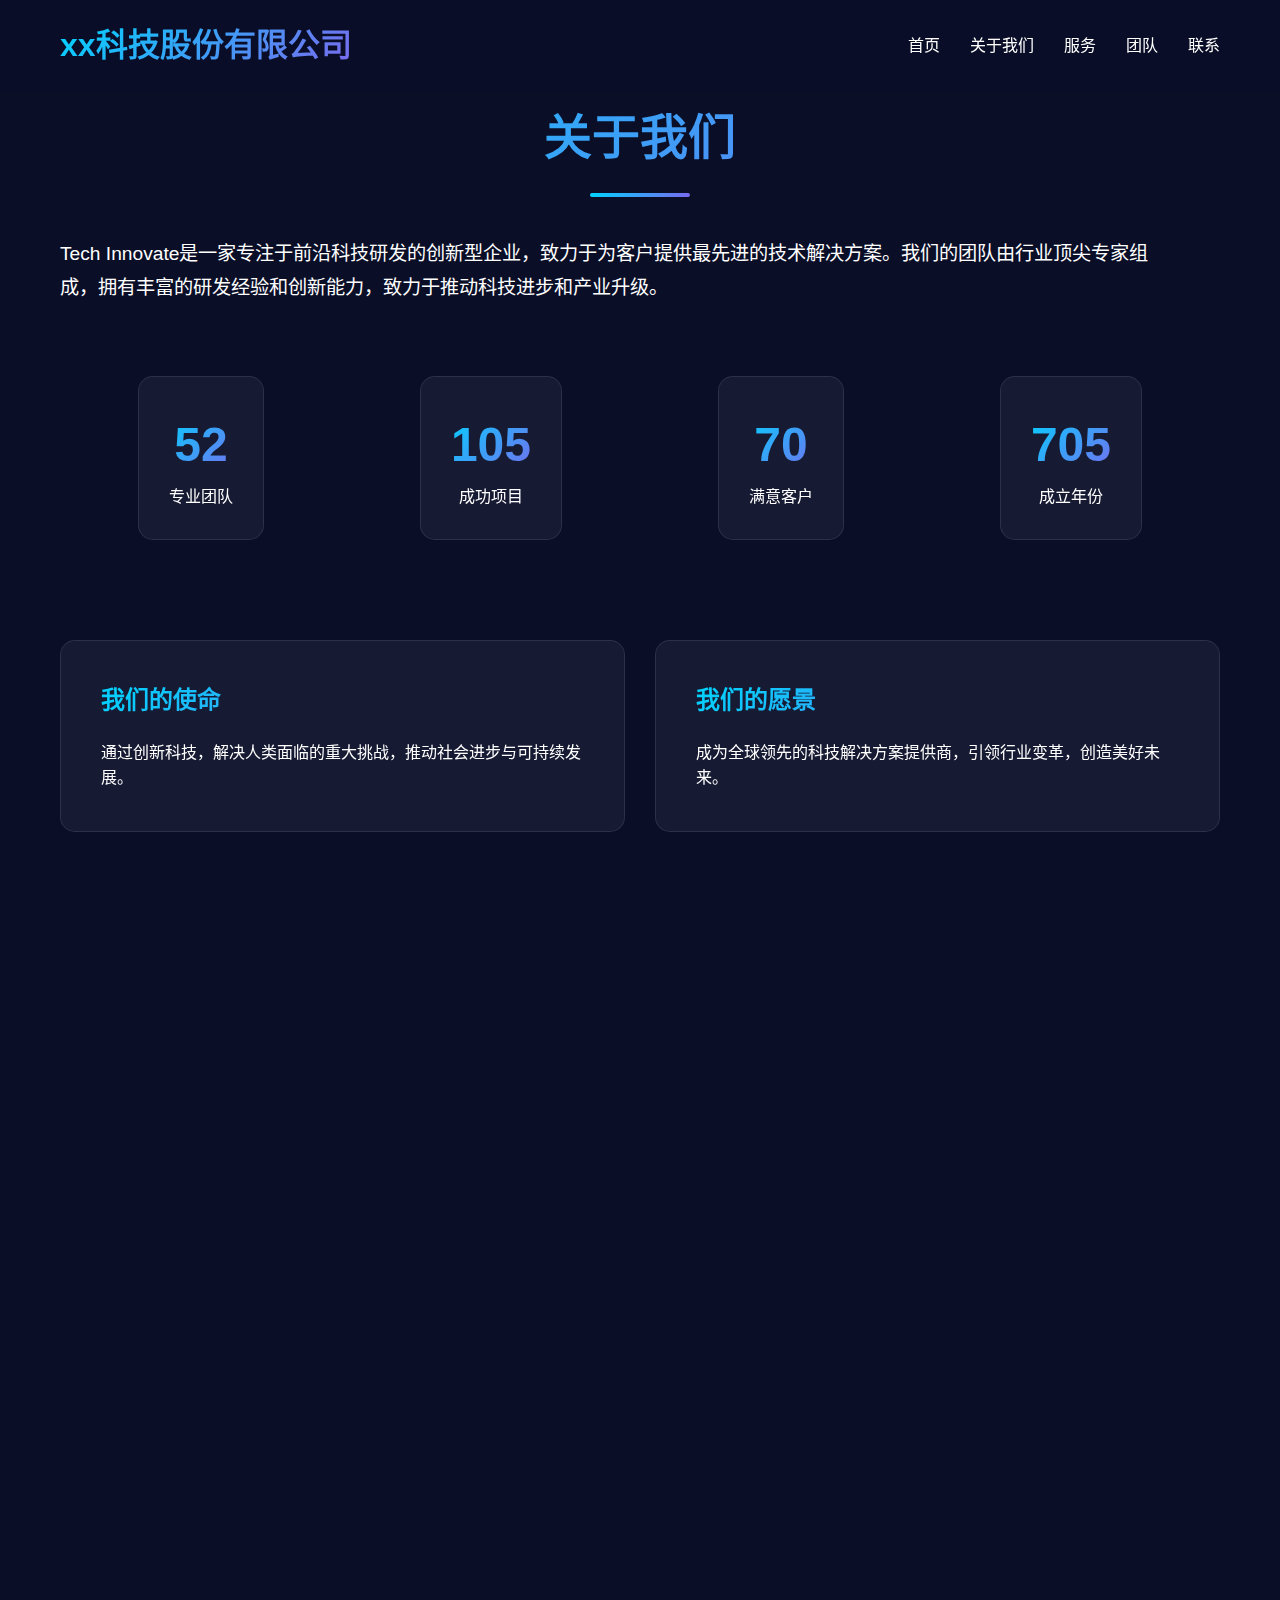
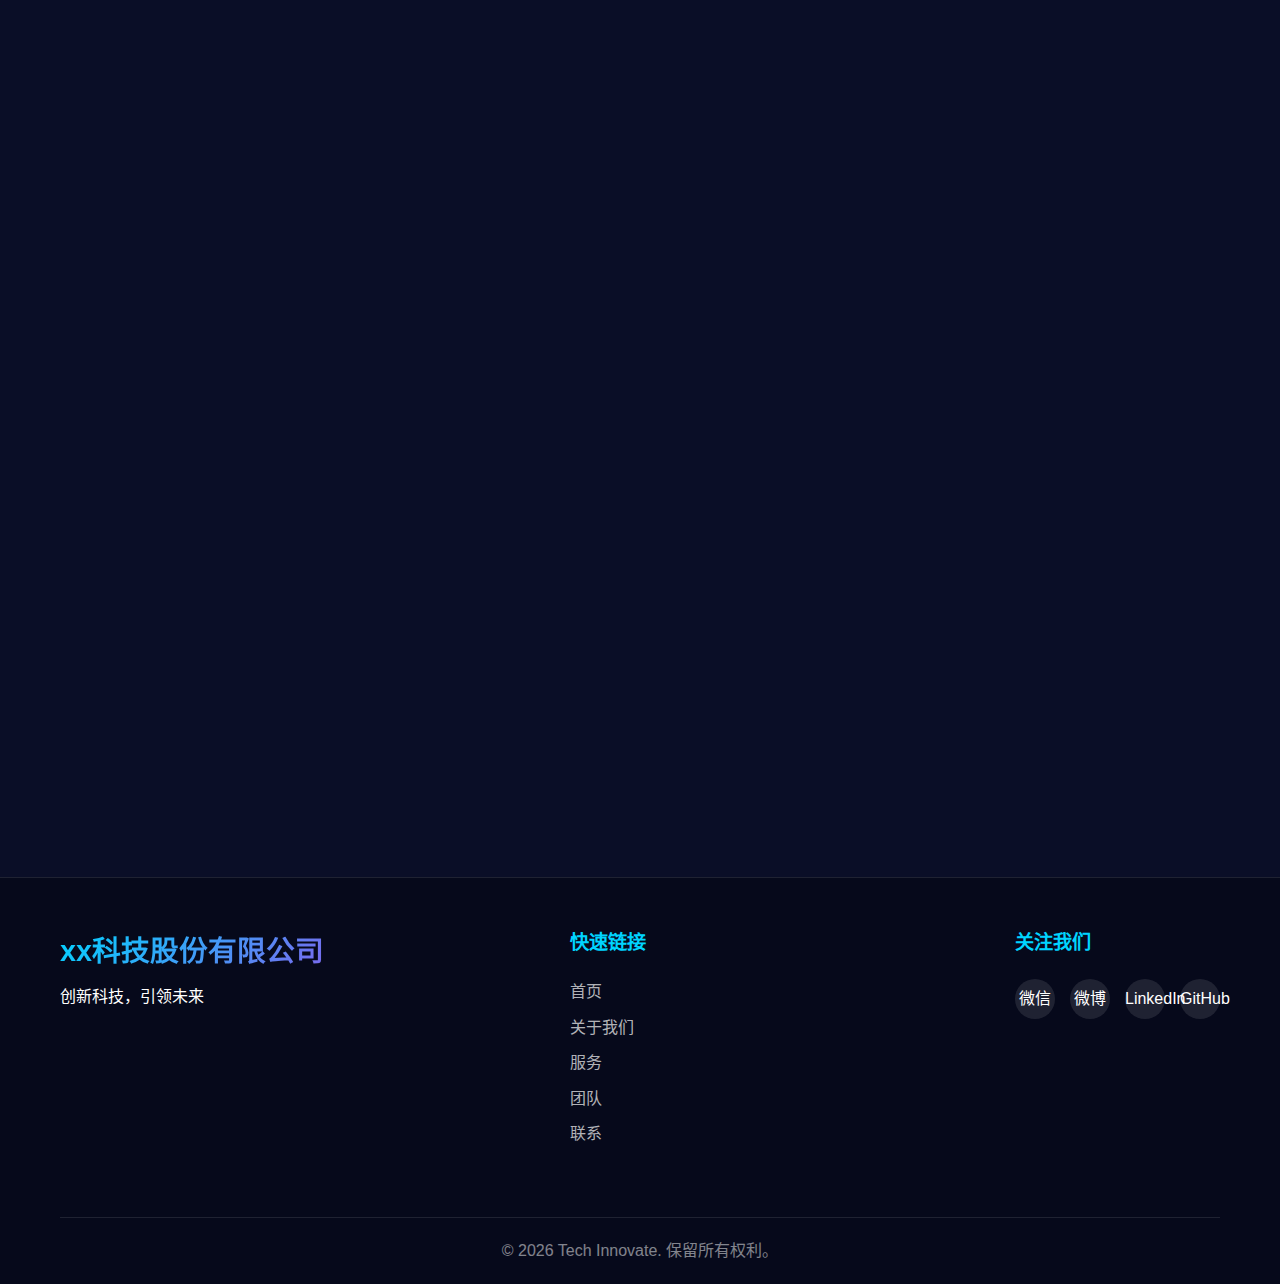
<file: about.html>
<!DOCTYPE html>
<html lang="zh-CN">
<head>
    <meta charset="UTF-8">
    <meta name="viewport" content="width=device-width, initial-scale=1.0">
    <title>关于我们 - Tech Innovate</title>
    <link rel="stylesheet" href="css/styles.css">
    <script src="https://code.jquery.com/jquery-3.6.0.min.js"></script>
    <script src="js/main.js"></script>
</head>
<body>
    <!-- 导航栏 -->
    <nav class="navbar">
        <div class="container">
            <div class="logo">
                <h1 id="companyName">Tech Innovate</h1>
            </div>
            <ul class="nav-links">
                <li><a href="index.html">首页</a></li>
                <li><a href="about.html">关于我们</a></li>
                <li><a href="services.html">服务</a></li>
                <li><a href="team.html">团队</a></li>
                <li><a href="contact.html">联系</a></li>
            </ul>
        </div>
    </nav>

    <!-- 关于我们 -->
    <section id="about" class="about">
        <div class="container">
            <h2 class="section-title">关于我们</h2>
            <div class="about-content">
                <div class="about-text">
                    <p id="companyDescription">Tech Innovate是一家专注于前沿科技研发的创新型企业，致力于为客户提供最先进的技术解决方案。我们的团队由行业顶尖专家组成，拥有丰富的研发经验和创新能力。</p>
                </div>
                <div class="about-stats">
                    <div class="stat-item">
                        <span id="employeeCount" class="stat-number">0</span>
                        <p>专业团队</p>
                    </div>
                    <div class="stat-item">
                        <span id="projectCount" class="stat-number">0</span>
                        <p>成功项目</p>
                    </div>
                    <div class="stat-item">
                        <span id="clientCount" class="stat-number">0</span>
                        <p>满意客户</p>
                    </div>
                    <div class="stat-item">
                        <span id="yearEstablished" class="stat-number">0</span>
                        <p>成立年份</p>
                    </div>
                </div>
            </div>
            
            <!-- 使命愿景 -->
            <div class="about-mission-vision">
                <div class="mission">
                    <h3>我们的使命</h3>
                    <p id="companyMission">通过创新科技，解决人类面临的重大挑战，推动社会进步与可持续发展。</p>
                </div>
                <div class="vision">
                    <h3>我们的愿景</h3>
                    <p id="companyVision">成为全球领先的科技解决方案提供商，引领行业变革，创造美好未来。</p>
                </div>
            </div>
            
            <!-- 核心价值观 -->
            <div class="about-values">
                <h3>核心价值观</h3>
                <div class="values-grid" id="valuesGrid">
                    <!-- 核心价值观内容将通过JavaScript动态加载 -->
                </div>
            </div>
            
            <!-- 发展历程 -->
            <div class="about-history">
                <h3>发展历程</h3>
                <div class="timeline" id="timeline">
                    <!-- 发展历程内容将通过JavaScript动态加载 -->
                </div>
            </div>
            
            <!-- 成就 -->
            <div class="about-achievements">
                <h3>我们的成就</h3>
                <div class="achievements-list" id="achievementsList">
                    <!-- 成就内容将通过JavaScript动态加载 -->
                </div>
            </div>
        </div>
    </section>

    <!-- 页脚 -->
    <footer class="footer">
        <div class="container">
            <div class="footer-content">
                <div class="footer-logo">
                    <h3 id="footerCompanyName">Tech Innovate</h3>
                    <p id="footerDescription">创新科技，引领未来</p>
                </div>
                <div class="footer-links">
                    <h4>快速链接</h4>
                    <ul>
                        <li><a href="index.html">首页</a></li>
                        <li><a href="about.html">关于我们</a></li>
                        <li><a href="services.html">服务</a></li>
                        <li><a href="team.html">团队</a></li>
                        <li><a href="contact.html">联系</a></li>
                    </ul>
                </div>
                <div class="footer-social">
                    <h4>关注我们</h4>
                    <div class="social-icons">
                        <a href="#" class="social-icon">微信</a>
                        <a href="#" class="social-icon">微博</a>
                        <a href="#" class="social-icon">LinkedIn</a>
                        <a href="#" class="social-icon">GitHub</a>
                    </div>
                </div>
            </div>
            <div class="footer-bottom">
                <p>&copy; <span id="currentYear"></span> Tech Innovate. 保留所有权利。</p>
            </div>
        </div>
    </footer>
</body>
</html>
</file>
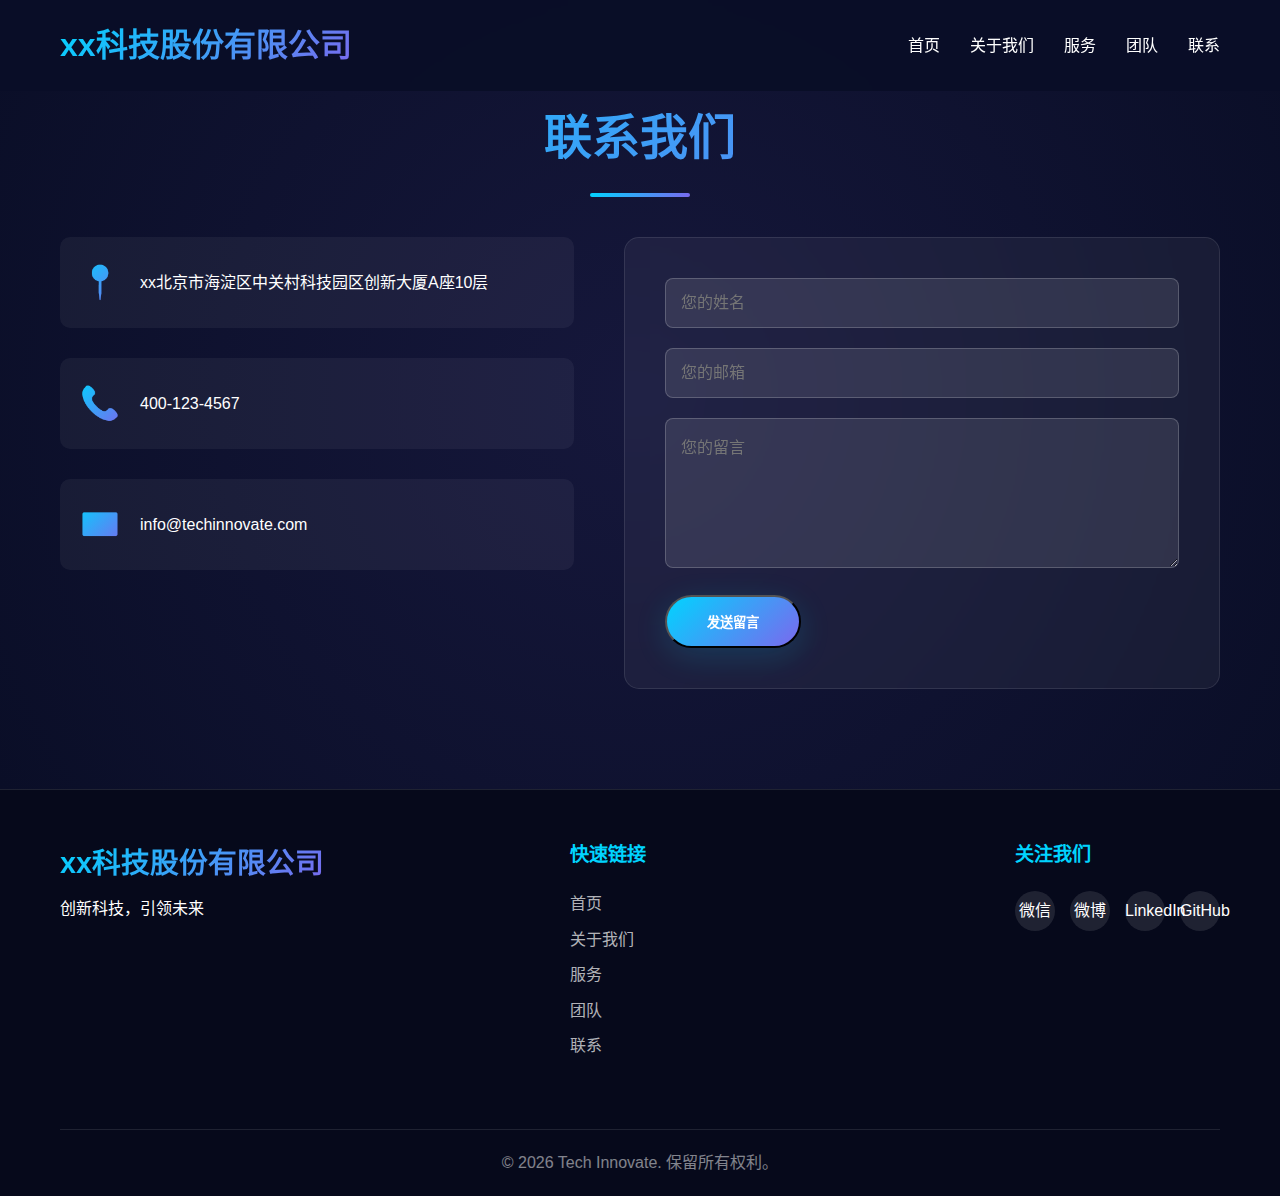
<file: contact.html>
<!DOCTYPE html>
<html lang="zh-CN">
<head>
    <meta charset="UTF-8">
    <meta name="viewport" content="width=device-width, initial-scale=1.0">
    <title>联系我们 - Tech Innovate</title>
    <link rel="stylesheet" href="css/styles.css">
    <script src="https://code.jquery.com/jquery-3.6.0.min.js"></script>
    <script src="js/main.js"></script>
</head>
<body>
    <!-- 导航栏 -->
    <nav class="navbar">
        <div class="container">
            <div class="logo">
                <h1 id="companyName">Tech Innovate</h1>
            </div>
            <ul class="nav-links">
                <li><a href="index.html">首页</a></li>
                <li><a href="about.html">关于我们</a></li>
                <li><a href="services.html">服务</a></li>
                <li><a href="team.html">团队</a></li>
                <li><a href="contact.html">联系</a></li>
            </ul>
        </div>
    </nav>

    <!-- 联系我们 -->
    <section id="contact" class="contact">
        <div class="container">
            <h2 class="section-title">联系我们</h2>
            <div class="contact-content">
                <div class="contact-info">
                    <div class="contact-item">
                        <span class="icon">📍</span>
                        <p id="companyAddress">北京市海淀区科技园区</p>
                    </div>
                    <div class="contact-item">
                        <span class="icon">📞</span>
                        <p id="companyPhone">400-123-4567</p>
                    </div>
                    <div class="contact-item">
                        <span class="icon">📧</span>
                        <p id="companyEmail">info@techinnovate.com</p>
                    </div>
                </div>
                <form class="contact-form">
                    <input type="text" placeholder="您的姓名" required>
                    <input type="email" placeholder="您的邮箱" required>
                    <textarea placeholder="您的留言" rows="5" required></textarea>
                    <button type="submit" class="btn btn-primary">发送留言</button>
                </form>
            </div>
        </div>
    </section>

    <!-- 页脚 -->
    <footer class="footer">
        <div class="container">
            <div class="footer-content">
                <div class="footer-logo">
                    <h3 id="footerCompanyName">Tech Innovate</h3>
                    <p id="footerDescription">创新科技，引领未来</p>
                </div>
                <div class="footer-links">
                    <h4>快速链接</h4>
                    <ul>
                        <li><a href="index.html">首页</a></li>
                        <li><a href="about.html">关于我们</a></li>
                        <li><a href="services.html">服务</a></li>
                        <li><a href="team.html">团队</a></li>
                        <li><a href="contact.html">联系</a></li>
                    </ul>
                </div>
                <div class="footer-social">
                    <h4>关注我们</h4>
                    <div class="social-icons">
                        <a href="#" class="social-icon">微信</a>
                        <a href="#" class="social-icon">微博</a>
                        <a href="#" class="social-icon">LinkedIn</a>
                        <a href="#" class="social-icon">GitHub</a>
                    </div>
                </div>
            </div>
            <div class="footer-bottom">
                <p>&copy; <span id="currentYear"></span> Tech Innovate. 保留所有权利。</p>
            </div>
        </div>
    </footer>
</body>
</html>
</file>
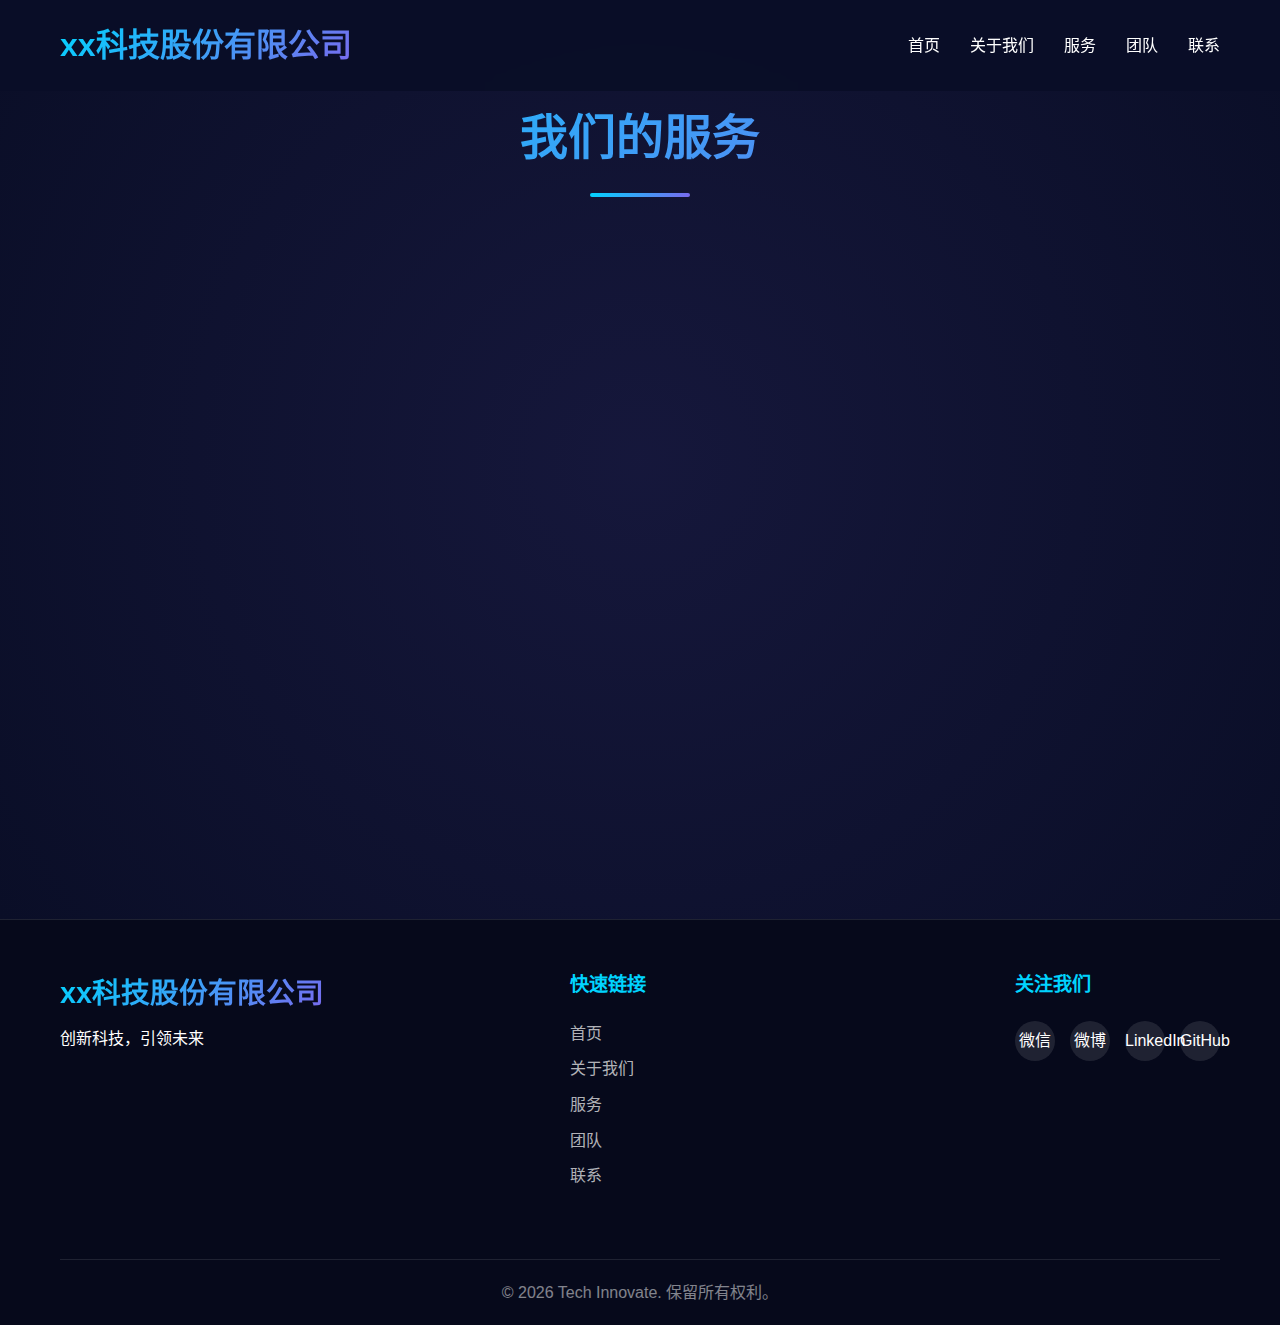
<file: services.html>
<!DOCTYPE html>
<html lang="zh-CN">
<head>
    <meta charset="UTF-8">
    <meta name="viewport" content="width=device-width, initial-scale=1.0">
    <title>我们的服务 - Tech Innovate</title>
    <link rel="stylesheet" href="css/styles.css">
    <script src="https://code.jquery.com/jquery-3.6.0.min.js"></script>
    <script src="js/main.js"></script>
</head>
<body>
    <!-- 导航栏 -->
    <nav class="navbar">
        <div class="container">
            <div class="logo">
                <h1 id="companyName">Tech Innovate</h1>
            </div>
            <ul class="nav-links">
                <li><a href="index.html">首页</a></li>
                <li><a href="about.html">关于我们</a></li>
                <li><a href="services.html">服务</a></li>
                <li><a href="team.html">团队</a></li>
                <li><a href="contact.html">联系</a></li>
            </ul>
        </div>
    </nav>

    <!-- 服务 -->
    <section id="services" class="services">
        <div class="container">
            <h2 class="section-title">我们的服务</h2>
            <div class="services-grid" id="servicesGrid">
                <!-- 服务内容将通过JavaScript动态加载 -->
            </div>
        </div>
    </section>

    <!-- 页脚 -->
    <footer class="footer">
        <div class="container">
            <div class="footer-content">
                <div class="footer-logo">
                    <h3 id="footerCompanyName">Tech Innovate</h3>
                    <p id="footerDescription">创新科技，引领未来</p>
                </div>
                <div class="footer-links">
                    <h4>快速链接</h4>
                    <ul>
                        <li><a href="index.html">首页</a></li>
                        <li><a href="about.html">关于我们</a></li>
                        <li><a href="services.html">服务</a></li>
                        <li><a href="team.html">团队</a></li>
                        <li><a href="contact.html">联系</a></li>
                    </ul>
                </div>
                <div class="footer-social">
                    <h4>关注我们</h4>
                    <div class="social-icons">
                        <a href="#" class="social-icon">微信</a>
                        <a href="#" class="social-icon">微博</a>
                        <a href="#" class="social-icon">LinkedIn</a>
                        <a href="#" class="social-icon">GitHub</a>
                    </div>
                </div>
            </div>
            <div class="footer-bottom">
                <p>&copy; <span id="currentYear"></span> Tech Innovate. 保留所有权利。</p>
            </div>
        </div>
    </footer>
</body>
</html>
</file>
<file: css/styles.css>
/* 全局样式 */
* {
    margin: 0;
    padding: 0;
    box-sizing: border-box;
}

:root {
    --primary-color: #00d4ff;
    --secondary-color: #7b68ee;
    --dark-color: #0a0e27;
    --light-color: #ffffff;
    --accent-color: #ff007f;
    --gradient-primary: linear-gradient(135deg, #00d4ff 0%, #7b68ee 100%);
    --gradient-secondary: linear-gradient(135deg, #7b68ee 0%, #ff007f 100%);
    --shadow: 0 8px 32px rgba(0, 212, 255, 0.15);
    --text-shadow: 0 0 10px rgba(0, 212, 255, 0.5);
}

body {
    font-family: 'Arial', sans-serif;
    background-color: var(--dark-color);
    color: var(--light-color);
    line-height: 1.6;
    overflow-x: hidden;
}

.container {
    max-width: 1200px;
    margin: 0 auto;
    padding: 0 20px;
}

/* 导航栏 */
.navbar {
    position: fixed;
    top: 0;
    width: 100%;
    background: rgba(10, 14, 39, 0.95);
    backdrop-filter: blur(10px);
    z-index: 1000;
    transition: all 0.3s ease;
}

.navbar .container {
    display: flex;
    justify-content: space-between;
    align-items: center;
    padding: 20px;
}

.logo h1 {
    font-size: 2rem;
    background: var(--gradient-primary);
    -webkit-background-clip: text;
    -webkit-text-fill-color: transparent;
    background-clip: text;
    font-weight: bold;
    animation: glow 2s ease-in-out infinite alternate;
}

.nav-links {
    display: flex;
    list-style: none;
}

.nav-links li {
    margin-left: 30px;
}

.nav-links a {
    color: var(--light-color);
    text-decoration: none;
    font-weight: 500;
    transition: all 0.3s ease;
    position: relative;
}

.nav-links a::after {
    content: '';
    position: absolute;
    width: 0;
    height: 2px;
    bottom: -5px;
    left: 0;
    background: var(--gradient-primary);
    transition: width 0.3s ease;
}

.nav-links a:hover::after {
    width: 100%;
}

/* 首页横幅 */
.banner {
    height: 100vh;
    display: flex;
    align-items: center;
    justify-content: center;
    background: radial-gradient(circle at center, rgba(123, 104, 238, 0.1) 0%, var(--dark-color) 100%);
    position: relative;
    overflow: hidden;
}

.banner::before {
    content: '';
    position: absolute;
    top: 0;
    left: 0;
    width: 100%;
    height: 100%;
    background: url('data:image/svg+xml,<svg xmlns="http://www.w3.org/2000/svg" viewBox="0 0 1000 1000"><defs><pattern id="grid" width="50" height="50" patternUnits="userSpaceOnUse"><path d="M 50 0 L 0 0 0 50" fill="none" stroke="rgba(0,212,255,0.1)" stroke-width="1"/></pattern></defs><rect width="100%" height="100%" fill="url(%23grid)"/></svg>');
    animation: gridMove 20s linear infinite;
}

.banner-content {
    text-align: center;
    z-index: 1;
    opacity: 0;
    transform: translateY(30px);
    animation: fadeInUp 1s ease forwards 0.5s;
}

.banner-content h2 {
    font-size: 4rem;
    margin-bottom: 20px;
    background: var(--gradient-primary);
    -webkit-background-clip: text;
    -webkit-text-fill-color: transparent;
    background-clip: text;
    text-shadow: var(--text-shadow);
}

.banner-content p {
    font-size: 1.5rem;
    margin-bottom: 40px;
    color: rgba(255, 255, 255, 0.8);
}

/* 按钮样式 */
.btn {
    display: inline-block;
    padding: 15px 40px;
    background: var(--gradient-primary);
    color: var(--light-color);
    text-decoration: none;
    border-radius: 50px;
    font-weight: bold;
    transition: all 0.3s ease;
    position: relative;
    overflow: hidden;
    box-shadow: var(--shadow);
}

.btn::before {
    content: '';
    position: absolute;
    top: 0;
    left: -100%;
    width: 100%;
    height: 100%;
    background: linear-gradient(90deg, transparent, rgba(255, 255, 255, 0.2), transparent);
    transition: left 0.5s ease;
}

.btn:hover::before {
    left: 100%;
}

.btn:hover {
    transform: translateY(-5px);
    box-shadow: 0 15px 40px rgba(0, 212, 255, 0.3);
}

/* 章节标题 */
.section-title {
    font-size: 3rem;
    text-align: center;
    margin-bottom: 60px;
    background: var(--gradient-primary);
    -webkit-background-clip: text;
    -webkit-text-fill-color: transparent;
    background-clip: text;
    position: relative;
}

.section-title::after {
    content: '';
    position: absolute;
    bottom: -20px;
    left: 50%;
    transform: translateX(-50%);
    width: 100px;
    height: 4px;
    background: var(--gradient-primary);
    border-radius: 2px;
}

/* 关于我们 */
.about {
    padding: 100px 0;
    background: var(--dark-color);
    transition: background 0.5s ease;
}

.about:hover {
    background: linear-gradient(135deg, rgba(0, 212, 255, 0.03) 0%, rgba(123, 104, 238, 0.03) 100%);
}

.about-content {
    display: flex;
    justify-content: space-between;
    align-items: center;
    flex-wrap: wrap;
    margin-bottom: 80px;
}

.about-text {
    flex: 1;
    min-width: 300px;
    margin-right: 50px;
    font-size: 1.2rem;
    line-height: 1.8;
    opacity: 0;
    transform: translateX(-30px);
    transition: all 0.8s cubic-bezier(0.4, 0, 0.2, 1);
}

.scroll-animate.visible .about-text {
    opacity: 1;
    transform: translateX(0);
    animation: fadeInLeft 1s ease forwards 0.2s;
}

.about-stats {
    display: flex;
    flex-wrap: wrap;
    justify-content: space-around;
    margin-top: 50px;
    width: 100%;
    opacity: 0;
    transform: translateY(30px);
    transition: all 0.8s cubic-bezier(0.4, 0, 0.2, 1);
}

.scroll-animate.visible .about-stats {
    opacity: 1;
    transform: translateY(0);
    animation: fadeInUp 1s ease forwards 0.4s;
}

.stat-item {
    text-align: center;
    margin: 20px;
    padding: 30px;
    background: rgba(255, 255, 255, 0.05);
    border-radius: 15px;
    backdrop-filter: blur(10px);
    border: 1px solid rgba(255, 255, 255, 0.1);
    transition: all 0.4s cubic-bezier(0.4, 0, 0.2, 1);
    opacity: 0;
    transform: scale(0.9);
}

.scroll-animate.visible .stat-item {
    opacity: 1;
    transform: scale(1);
    transition: all 0.6s cubic-bezier(0.4, 0, 0.2, 1);
}

.scroll-animate.visible .stat-item:nth-child(1) { transition-delay: 0.5s; }
.scroll-animate.visible .stat-item:nth-child(2) { transition-delay: 0.6s; }
.scroll-animate.visible .stat-item:nth-child(3) { transition-delay: 0.7s; }
.scroll-animate.visible .stat-item:nth-child(4) { transition-delay: 0.8s; }

.stat-item:hover {
    transform: translateY(-10px) scale(1.02);
    background: rgba(0, 212, 255, 0.1);
    box-shadow: 0 20px 50px rgba(0, 212, 255, 0.3);
    border-color: var(--primary-color);
    border-width: 1.5px;
}

.stat-number {
    display: block;
    font-size: 3rem;
    font-weight: bold;
    background: var(--gradient-primary);
    -webkit-background-clip: text;
    -webkit-text-fill-color: transparent;
    background-clip: text;
}

/* 使命愿景 */
.about-mission-vision {
    display: flex;
    justify-content: space-between;
    flex-wrap: wrap;
    margin-bottom: 80px;
    gap: 30px;
    opacity: 0;
    transform: translateY(30px);
    transition: all 0.8s cubic-bezier(0.4, 0, 0.2, 1);
}

.scroll-animate.visible .about-mission-vision {
    opacity: 1;
    transform: translateY(0);
    animation: fadeInUp 1s ease forwards 0.2s;
}

.mission, .vision {
    flex: 1;
    min-width: 300px;
    padding: 40px;
    background: rgba(255, 255, 255, 0.05);
    border-radius: 15px;
    backdrop-filter: blur(10px);
    border: 1px solid rgba(255, 255, 255, 0.1);
    transition: all 0.4s cubic-bezier(0.4, 0, 0.2, 1);
    position: relative;
    overflow: hidden;
    opacity: 0;
    transform: translateY(30px);
}

.scroll-animate.visible .mission {
    opacity: 1;
    transform: translateY(0);
    animation: fadeInLeft 1s ease forwards 0.3s;
}

.scroll-animate.visible .vision {
    opacity: 1;
    transform: translateY(0);
    animation: fadeInRight 1s ease forwards 0.5s;
}

.mission::before, .vision::before {
    content: '';
    position: absolute;
    top: 0;
    left: 0;
    width: 100%;
    height: 100%;
    background: linear-gradient(45deg, rgba(0, 212, 255, 0.05), rgba(123, 104, 238, 0.05));
    opacity: 0;
    transition: opacity 0.3s ease;
}

.mission:hover, .vision:hover {
    transform: translateY(-10px) scale(1.02);
    background: rgba(0, 212, 255, 0.1);
    box-shadow: 0 20px 50px rgba(0, 212, 255, 0.3);
    border-color: var(--primary-color);
    border-width: 1.5px;
}

.mission:hover::before, .vision:hover::before {
    opacity: 1;
}

.mission h3, .vision h3 {
    font-size: 1.5rem;
    margin-bottom: 20px;
    background: var(--gradient-primary);
    -webkit-background-clip: text;
    -webkit-text-fill-color: transparent;
    background-clip: text;
}

/* 核心价值观 */
.about-values {
    margin-bottom: 80px;
}

.about-values h3 {
    font-size: 2rem;
    text-align: center;
    margin-bottom: 40px;
    background: var(--gradient-primary);
    -webkit-background-clip: text;
    -webkit-text-fill-color: transparent;
    background-clip: text;
}

.values-grid {
    display: grid;
    grid-template-columns: repeat(auto-fit, minmax(250px, 1fr));
    gap: 30px;
}

.value-item {
    padding: 30px;
    background: rgba(255, 255, 255, 0.05);
    border-radius: 15px;
    backdrop-filter: blur(10px);
    border: 1px solid rgba(255, 255, 255, 0.1);
    text-align: center;
    transition: all 0.3s ease;
    opacity: 0;
    transform: translateY(30px);
    animation: fadeInUp 0.8s ease forwards;
}

.value-item:nth-child(1) { animation-delay: 0.1s; }
.value-item:nth-child(2) { animation-delay: 0.2s; }
.value-item:nth-child(3) { animation-delay: 0.3s; }
.value-item:nth-child(4) { animation-delay: 0.4s; }

.value-item {
    transition: all 0.4s cubic-bezier(0.4, 0, 0.2, 1);
}

.value-item:hover {
    transform: translateY(-10px) scale(1.02);
    background: rgba(123, 104, 238, 0.15);
    box-shadow: 0 20px 50px rgba(123, 104, 238, 0.3);
    border-color: var(--secondary-color);
    border-width: 1.5px;
}

.value-item h4 {
    font-size: 1.3rem;
    margin-bottom: 15px;
    color: var(--primary-color);
    transition: color 0.3s ease;
}

.value-item:hover h4 {
    color: var(--secondary-color);
    text-shadow: 0 0 10px rgba(123, 104, 238, 0.5);
}

/* 发展历程 */
.about-history {
    margin-bottom: 80px;
}

.about-history h3 {
    font-size: 2rem;
    text-align: center;
    margin-bottom: 50px;
    background: var(--gradient-primary);
    -webkit-background-clip: text;
    -webkit-text-fill-color: transparent;
    background-clip: text;
}

.timeline {
    position: relative;
    max-width: 1000px;
    margin: 0 auto;
}

.timeline::after {
    content: '';
    position: absolute;
    width: 4px;
    background: var(--gradient-primary);
    top: 0;
    bottom: 0;
    left: 50%;
    margin-left: -2px;
    border-radius: 2px;
}

.timeline-item {
    padding: 10px 40px;
    position: relative;
    background-color: inherit;
    width: 50%;
    opacity: 0;
    transform: translateY(30px);
    animation: fadeInUp 0.8s ease forwards;
}

.timeline-item:nth-child(1) { animation-delay: 0.1s; }
.timeline-item:nth-child(2) { animation-delay: 0.2s; }
.timeline-item:nth-child(3) { animation-delay: 0.3s; }
.timeline-item:nth-child(4) { animation-delay: 0.4s; }
.timeline-item:nth-child(5) { animation-delay: 0.5s; }

.timeline-item.left {
    left: 0;
}

.timeline-item.right {
    left: 50%;
}

.timeline-item::after {
    content: '';
    position: absolute;
    width: 20px;
    height: 20px;
    right: -10px;
    background: var(--dark-color);
    border: 4px solid var(--primary-color);
    top: 15px;
    border-radius: 50%;
    z-index: 1;
}

.timeline-item.right::after {
    left: -10px;
}

.timeline-content {
    padding: 20px 30px;
    background: rgba(255, 255, 255, 0.05);
    border-radius: 15px;
    backdrop-filter: blur(10px);
    border: 1px solid rgba(255, 255, 255, 0.1);
    transition: all 0.4s cubic-bezier(0.4, 0, 0.2, 1);
    position: relative;
    overflow: hidden;
}

.timeline-content::before {
    content: '';
    position: absolute;
    top: 0;
    left: -100%;
    width: 100%;
    height: 100%;
    background: linear-gradient(90deg, transparent, rgba(0, 212, 255, 0.1), transparent);
    transition: left 0.6s ease;
}

.timeline-content:hover {
    background: rgba(0, 212, 255, 0.15);
    transform: translateY(-8px) scale(1.02);
    box-shadow: 0 20px 50px rgba(0, 212, 255, 0.3);
    border-color: var(--primary-color);
    border-width: 1.5px;
}

.timeline-content:hover::before {
    left: 100%;
}

.timeline-year {
    font-size: 1.2rem;
    font-weight: bold;
    color: var(--primary-color);
    margin-bottom: 10px;
    transition: color 0.3s ease;
}

.timeline-content:hover .timeline-year {
    color: var(--primary-color);
    text-shadow: 0 0 10px rgba(0, 212, 255, 0.5);
}

.timeline-event {
    color: rgba(255, 255, 255, 0.8);
}

/* 成就 */
.about-achievements {
    margin-bottom: 80px;
}

.about-achievements h3 {
    font-size: 2rem;
    text-align: center;
    margin-bottom: 40px;
    background: var(--gradient-primary);
    -webkit-background-clip: text;
    -webkit-text-fill-color: transparent;
    background-clip: text;
}

.achievements-list {
    display: grid;
    grid-template-columns: repeat(auto-fit, minmax(250px, 1fr));
    gap: 20px;
}

.achievement-item {
    padding: 30px;
    background: rgba(255, 255, 255, 0.05);
    border-radius: 15px;
    backdrop-filter: blur(10px);
    border: 1px solid rgba(255, 255, 255, 0.1);
    text-align: center;
    transition: all 0.4s cubic-bezier(0.4, 0, 0.2, 1);
    opacity: 0;
    transform: translateY(30px);
    animation: fadeInUp 0.8s ease forwards;
    position: relative;
    overflow: hidden;
}

.achievement-item:nth-child(1) { animation-delay: 0.1s; }
.achievement-item:nth-child(2) { animation-delay: 0.2s; }
.achievement-item:nth-child(3) { animation-delay: 0.3s; }
.achievement-item:nth-child(4) { animation-delay: 0.4s; }

.achievement-item:hover {
    transform: translateY(-10px) scale(1.03);
    background: rgba(123, 104, 238, 0.15);
    box-shadow: 0 20px 50px rgba(123, 104, 238, 0.3);
    border-color: var(--secondary-color);
    border-width: 1.5px;
}

.achievement-item::before {
    content: '🏆';
    position: absolute;
    top: 10px;
    left: 10px;
    font-size: 1.5rem;
    opacity: 0.3;
    transition: transform 0.3s ease, opacity 0.3s ease;
}

.achievement-item:hover::before {
    transform: scale(1.5) rotate(15deg);
    opacity: 0.5;
}

/* 响应式设计 */
@media (max-width: 768px) {
    /* 关于我们页面 */
    .about {
        padding: 80px 0;
    }
    
    .about-content {
        margin-bottom: 60px;
    }
    
    .about-mission-vision {
        flex-direction: column;
        gap: 20px;
        margin-bottom: 60px;
    }
    
    .mission, .vision {
        padding: 30px;
        min-width: 100%;
    }
    
    .mission h3, .vision h3 {
        font-size: 1.3rem;
    }
    
    .about-values, .about-history, .about-achievements {
        margin-bottom: 60px;
    }
    
    .about-values h3, .about-history h3, .about-achievements h3 {
        font-size: 1.8rem;
    }
    
    .values-grid, .achievements-list {
        grid-template-columns: 1fr;
        gap: 20px;
    }
    
    .value-item, .achievement-item {
        padding: 25px;
    }
    
    /* 时间线 */
    .timeline::after {
        left: 31px;
    }
    
    .timeline-item {
        width: 100%;
        padding-left: 70px;
        padding-right: 25px;
    }
    
    .timeline-item.right {
        left: 0%;
    }
    
    .timeline-item::after {
        left: 21px;
    }
    
    .timeline-content {
        padding: 15px 20px;
    }
    
    .timeline-year {
        font-size: 1rem;
    }
    
    /* 统计数据 */
    .about-stats {
        margin-top: 40px;
    }
    
    .stat-item {
        margin: 15px;
        padding: 25px;
    }
    
    .stat-number {
        font-size: 2.5rem;
    }
}

/* 服务 */
.services {
    padding: 100px 0;
    background: radial-gradient(circle at center, rgba(123, 104, 238, 0.1) 0%, var(--dark-color) 100%);
}

.services-grid {
    display: grid;
    grid-template-columns: repeat(auto-fit, minmax(300px, 1fr));
    gap: 30px;
    margin-top: 50px;
}

.service-item {
    background: rgba(255, 255, 255, 0.05);
    padding: 40px;
    border-radius: 15px;
    backdrop-filter: blur(10px);
    border: 1px solid rgba(255, 255, 255, 0.1);
    transition: all 0.3s ease;
    text-align: center;
    opacity: 0;
    transform: translateY(30px);
    animation: fadeInUp 0.8s ease forwards;
}

.service-item:nth-child(1) { animation-delay: 0.1s; }
.service-item:nth-child(2) { animation-delay: 0.2s; }
.service-item:nth-child(3) { animation-delay: 0.3s; }
.service-item:nth-child(4) { animation-delay: 0.4s; }
.service-item:nth-child(5) { animation-delay: 0.5s; }
.service-item:nth-child(6) { animation-delay: 0.6s; }

.service-item:hover {
    transform: translateY(-10px);
    background: rgba(0, 212, 255, 0.1);
    box-shadow: var(--shadow);
    border-color: var(--primary-color);
}

.service-item i {
    font-size: 3rem;
    margin-bottom: 20px;
    background: var(--gradient-primary);
    -webkit-background-clip: text;
    -webkit-text-fill-color: transparent;
    background-clip: text;
}

.service-item h3 {
    font-size: 1.5rem;
    margin-bottom: 15px;
    color: var(--primary-color);
}

/* 团队 */
.team {
    padding: 100px 0;
    background: var(--dark-color);
}

.team-grid {
    display: grid;
    grid-template-columns: repeat(auto-fit, minmax(250px, 1fr));
    gap: 30px;
    margin-top: 50px;
}

.team-member {
    background: rgba(255, 255, 255, 0.05);
    padding: 30px;
    border-radius: 15px;
    backdrop-filter: blur(10px);
    border: 1px solid rgba(255, 255, 255, 0.1);
    text-align: center;
    transition: all 0.3s ease;
    opacity: 0;
    transform: translateY(30px);
    animation: fadeInUp 0.8s ease forwards;
}

.team-member:nth-child(1) { animation-delay: 0.1s; }
.team-member:nth-child(2) { animation-delay: 0.2s; }
.team-member:nth-child(3) { animation-delay: 0.3s; }
.team-member:nth-child(4) { animation-delay: 0.4s; }

.team-member:hover {
    transform: translateY(-10px);
    background: rgba(123, 104, 238, 0.1);
    box-shadow: 0 15px 40px rgba(123, 104, 238, 0.2);
    border-color: var(--secondary-color);
}

.team-member img {
    width: 150px;
    height: 150px;
    border-radius: 50%;
    margin-bottom: 20px;
    object-fit: cover;
    border: 3px solid var(--gradient-primary);
}

.team-member h3 {
    font-size: 1.3rem;
    margin-bottom: 5px;
    color: var(--primary-color);
}

.team-member p {
    color: rgba(255, 255, 255, 0.7);
    margin-bottom: 15px;
}

/* 联系我们 */
.contact {
    padding: 100px 0;
    background: radial-gradient(circle at center, rgba(123, 104, 238, 0.1) 0%, var(--dark-color) 100%);
}

.contact-content {
    display: flex;
    justify-content: space-between;
    align-items: flex-start;
    flex-wrap: wrap;
}

.contact-info {
    flex: 1;
    min-width: 300px;
    margin-right: 50px;
}

.contact-item {
    display: flex;
    align-items: center;
    margin-bottom: 30px;
    padding: 20px;
    background: rgba(255, 255, 255, 0.05);
    border-radius: 10px;
    transition: all 0.3s ease;
}

.contact-item:hover {
    background: rgba(0, 212, 255, 0.1);
    transform: translateX(10px);
}

.contact-item .icon {
    font-size: 2rem;
    margin-right: 20px;
    background: var(--gradient-primary);
    -webkit-background-clip: text;
    -webkit-text-fill-color: transparent;
    background-clip: text;
}

.contact-form {
    flex: 1;
    min-width: 300px;
    background: rgba(255, 255, 255, 0.05);
    padding: 40px;
    border-radius: 15px;
    backdrop-filter: blur(10px);
    border: 1px solid rgba(255, 255, 255, 0.1);
}

.contact-form input,
.contact-form textarea {
    width: 100%;
    padding: 15px;
    margin-bottom: 20px;
    background: rgba(255, 255, 255, 0.1);
    border: 1px solid rgba(255, 255, 255, 0.2);
    border-radius: 8px;
    color: var(--light-color);
    font-size: 1rem;
    transition: all 0.3s ease;
}

.contact-form input:focus,
.contact-form textarea:focus {
    outline: none;
    border-color: var(--primary-color);
    box-shadow: 0 0 20px rgba(0, 212, 255, 0.2);
}

.contact-form textarea {
    resize: vertical;
    min-height: 150px;
}

/* 页脚 */
.footer {
    background: rgba(0, 0, 0, 0.3);
    padding: 50px 0 20px;
    border-top: 1px solid rgba(255, 255, 255, 0.1);
}

.footer-content {
    display: flex;
    justify-content: space-between;
    flex-wrap: wrap;
    margin-bottom: 30px;
}

.footer-logo,
.footer-links,
.footer-social {
    min-width: 200px;
    margin-bottom: 30px;
}

.footer-logo h3 {
    font-size: 1.8rem;
    margin-bottom: 10px;
    background: var(--gradient-primary);
    -webkit-background-clip: text;
    -webkit-text-fill-color: transparent;
    background-clip: text;
}

.footer-links h4,
.footer-social h4 {
    font-size: 1.2rem;
    margin-bottom: 20px;
    color: var(--primary-color);
}

.footer-links ul {
    list-style: none;
}

.footer-links li {
    margin-bottom: 10px;
}

.footer-links a {
    color: rgba(255, 255, 255, 0.7);
    text-decoration: none;
    transition: color 0.3s ease;
}

.footer-links a:hover {
    color: var(--primary-color);
}

.social-icons {
    display: flex;
    gap: 15px;
}

.social-icon {
    display: inline-block;
    width: 40px;
    height: 40px;
    line-height: 40px;
    text-align: center;
    background: rgba(255, 255, 255, 0.1);
    border-radius: 50%;
    color: var(--light-color);
    text-decoration: none;
    transition: all 0.3s ease;
}

.social-icon:hover {
    background: var(--gradient-primary);
    transform: translateY(-5px);
    box-shadow: 0 5px 15px rgba(0, 212, 255, 0.3);
}

.footer-bottom {
    text-align: center;
    padding-top: 20px;
    border-top: 1px solid rgba(255, 255, 255, 0.1);
    color: rgba(255, 255, 255, 0.5);
}

/* 动画效果 */
@keyframes fadeInUp {
    0% {
        opacity: 0;
        transform: translateY(30px);
    }
    100% {
        opacity: 1;
        transform: translateY(0);
    }
}

@keyframes fadeInLeft {
    0% {
        opacity: 0;
        transform: translateX(-30px);
    }
    100% {
        opacity: 1;
        transform: translateX(0);
    }
}

@keyframes fadeInRight {
    0% {
        opacity: 0;
        transform: translateX(30px);
    }
    100% {
        opacity: 1;
        transform: translateX(0);
    }
}

@keyframes scaleIn {
    0% {
        opacity: 0;
        transform: scale(0.9);
    }
    100% {
        opacity: 1;
        transform: scale(1);
    }
}

@keyframes rotateIn {
    0% {
        opacity: 0;
        transform: rotate(-10deg) translateY(20px);
    }
    100% {
        opacity: 1;
        transform: rotate(0) translateY(0);
    }
}

@keyframes glow {
    0% {
        text-shadow: 0 0 5px rgba(0, 212, 255, 0.5), 0 0 10px rgba(0, 212, 255, 0.3);
    }
    100% {
        text-shadow: 0 0 15px rgba(0, 212, 255, 0.8), 0 0 25px rgba(0, 212, 255, 0.5);
    }
}

@keyframes gridMove {
    0% {
        transform: translate(0, 0);
    }
    100% {
        transform: translate(50px, 50px);
    }
}

@keyframes pulse {
    0% {
        box-shadow: 0 0 0 0 rgba(0, 212, 255, 0.4);
    }
    70% {
        box-shadow: 0 0 0 10px rgba(0, 212, 255, 0);
    }
    100% {
        box-shadow: 0 0 0 0 rgba(0, 212, 255, 0);
    }
}

/* 滚动动画 */
.scroll-animate {
    opacity: 0;
    transform: translateY(50px);
    transition: all 0.8s ease;
}

.scroll-animate.visible {
    opacity: 1;
    transform: translateY(0);
}

/* 关于我们子部分的滚动动画 */
.about-mission-vision.scroll-animate.visible, .about-values.scroll-animate.visible, .about-history.scroll-animate.visible, .about-achievements.scroll-animate.visible {
    animation: fadeInUp 1s ease forwards;
}

/* 为核心价值观、时间线和成就项添加交错动画效果 */
.about-values.scroll-animate.visible .value-item,
.about-history.scroll-animate.visible .timeline-item,
.about-achievements.scroll-animate.visible .achievement-item {
    opacity: 0;
    transform: translateY(30px);
    transition: opacity 0.6s ease, transform 0.6s ease;
}

.about-values.scroll-animate.visible .value-item:nth-child(1),
.about-history.scroll-animate.visible .timeline-item:nth-child(1),
.about-achievements.scroll-animate.visible .achievement-item:nth-child(1) {
    transition-delay: 0.1s;
}

.about-values.scroll-animate.visible .value-item:nth-child(2),
.about-history.scroll-animate.visible .timeline-item:nth-child(2),
.about-achievements.scroll-animate.visible .achievement-item:nth-child(2) {
    transition-delay: 0.2s;
}

.about-values.scroll-animate.visible .value-item:nth-child(3),
.about-history.scroll-animate.visible .timeline-item:nth-child(3),
.about-achievements.scroll-animate.visible .achievement-item:nth-child(3) {
    transition-delay: 0.3s;
}

.about-values.scroll-animate.visible .value-item:nth-child(4),
.about-history.scroll-animate.visible .timeline-item:nth-child(4),
.about-achievements.scroll-animate.visible .achievement-item:nth-child(4) {
    transition-delay: 0.4s;
}

.about-history.scroll-animate.visible .timeline-item:nth-child(5) {
    transition-delay: 0.5s;
}

.about-values.scroll-animate.visible .value-item,
.about-history.scroll-animate.visible .timeline-item,
.about-achievements.scroll-animate.visible .achievement-item {
    opacity: 1;
    transform: translateY(0);
}

/* 响应式设计 */
@media (max-width: 768px) {
    .nav-links {
        display: none;
    }
    
    .banner-content h2 {
        font-size: 2.5rem;
    }
    
    .banner-content p {
        font-size: 1.2rem;
    }
    
    .section-title {
        font-size: 2rem;
    }
    
    .about-content {
        flex-direction: column;
    }
    
    .about-text {
        margin-right: 0;
        margin-bottom: 50px;
    }
    
    .contact-content {
        flex-direction: column;
    }
    
    .contact-info {
        margin-right: 0;
        margin-bottom: 50px;
    }
    
    .footer-content {
        flex-direction: column;
        align-items: center;
        text-align: center;
    }
}
</file>
